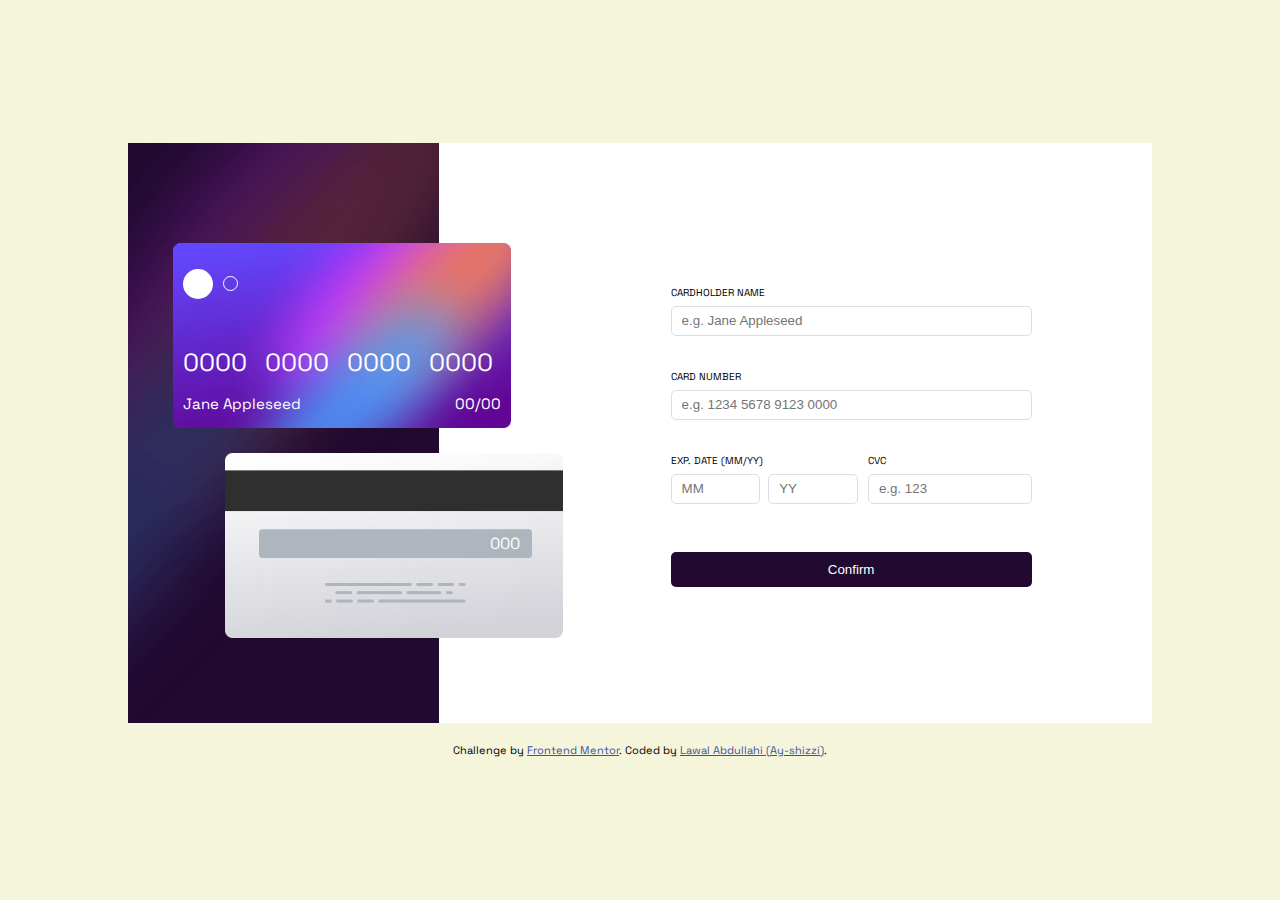
<file: index.html>
<!DOCTYPE html>
<html lang="en">
<head>
  <meta charset="UTF-8">
  <meta name="viewport" content="width=device-width, initial-scale=1.0"> <!-- displays site properly based on user's device -->

  <link rel="icon" type="image/png" sizes="32x32" href="./images/favicon-32x32.png">
  
  <title>Frontend Mentor | Interactive card details form</title>

  <!-- Feel free to remove these styles or customise in your own stylesheet 👍 -->
  <style>

@import url('https://fonts.googleapis.com/css2?family=Space+Grotesk:wght@500&display=swap');
:root{
    ---Linear-gradient: hsl(249, 99%, 64%) to hsl(278, 94%, 30%);
    ---Red: hsl(0, 100%, 66%);
    ---White: hsl(0, 0%, 100%);
    ---Light-grayish-violet: hsl(270, 3%, 87%);
    ---Dark-grayish-violet: hsl(279, 6%, 55%);
    ---Very-dark-violet: hsl(278, 68%, 11%);
}
*{
    margin: 0;
    padding: 0;
    box-sizing: border-box;
}
body{
    display: flex;
    flex-direction: column;
    gap: 20px;
    align-items: center;
    justify-content: center;
    min-height: 100vh;
    background-color: beige;
    font-family: 'Space Grotesk', sans-serif;
}
.container{
    display: flex;
    align-items: center;
    justify-content: center;
    width: 80%;
    background: url(./images/bg-main-desktop.png), var(---White);
    background-repeat: no-repeat;
    background-size: contain;
    padding: 100px 0;
}

      /* card section */

img{
    width: 80%;
}
.cards{
    position: relative;
}
.card_front-img{
    position: relative;
    right: -45px;
}
.card_front-text{
    position: absolute;
    top: 0;
    width: 80%;
    height: -webkit-fill-available;
    padding: 10px;
    color: var(---White);
}
.circle{
    display: flex;
    gap: 10px;
    align-items: center;
    margin-top: 5%;
}
.circle1{
    width: 30px;
    height: 30px;
    border-radius: 50px;
    background-color: var(---White);
    border: none;
}
.circle2{
    width: 15px;
    height: 15px;
    border-radius: 50px;
    border: 1px solid var(---White);
}
.number{
    font-size: 25px;
    margin-top: 15%;
    word-spacing: 12px;
}
.name{
    display: flex;
    align-items: center;
    justify-content: space-between;
    font-size: 15px;
    margin-top: 5%;
}
.expiry-date{
    display: flex;
}
.card_back-img{
    position: relative;
    text-align: center;
    left: 55px;
    top: 20px;
}
.card_back-text{
    position: absolute;
    right: 85px;
    top: 80px;
    color: var(---White);
}
.cvc-output{
    font-size: 14px;
}

      /* form section */

label{
    text-transform: uppercase;
    font-size: 10px;
}
form{
    width: 60%;
    margin: auto;
}
.expire{
    display: flex;
    align-items: center;
}
.expire_cvc{
    display: flex;
    justify-content: space-between;
    gap: 20%;
}
.expire_label{
    width: 70%;
    margin-right: 10px;
}
.expire-input{
    display: flex;
    align-items: center;
    gap: 8px;
}
.cvc-label{
    margin-right: auto;
}
.input-field{
    width: 100%;
    height: 30px;
    padding: 10px;
    margin-top: 5px;
    border: 1px solid var(---Light-grayish-violet);
    border-radius: 5px;
    outline: none;
}
#btn{
    width: 100%;
    padding: 10px;
    margin-top: 20px;
    border: none;
    outline: none;
    border-radius: 5px;
    background-color: var(---Very-dark-violet);
    color: var(---White);
    cursor: pointer;
}
.error{
    font-size: 10px;
    color: var(---Red);
    margin: 5px 0 10px;
    visibility: hidden;
}

/* Completed state */

#submission{
    width: 300px;
    margin: 0 100px;
    text-align: center;
    display: none;
}
#submission img{
    width: 80px;
}
.thank-you{
    margin: 15px auto;
    letter-spacing: 2px;
    font-size: 32px;
    font-weight: 500;
}
.details{
    color: var(---Dark-grayish-violet);
}
#continue{
    width: 90%;
    margin-top: 20px;
    padding: 10px;
    background-color: var(---Very-dark-violet);
    color: var(---White);
    border: none;
    outline: none;
    border-radius: 5px;
    cursor: pointer;
}

@media screen and (max-width: 1270px){
    .number{
        font-size: 21px;
    }
    .name{
        font-size: 12px;
    }
}
@media screen and (max-width: 1105px){
    .number{
        font-size: 17px;
    }
    .name{
        margin-top: 3%;
    }
    .card_back-text{
        top: 66px;
    }
}

/* mobile viewport */

@media screen and (max-width: 940px){
    .container{
        flex-direction: column;
        background: url(./images/bg-main-mobile.png), var(---White);
        background-repeat: no-repeat;
        background-size: contain;
        max-width: 300px;
        padding: 100px 0 30px;
        gap: 30px;
    }
    img{
        width: 70%;
    }
    .cards{
        text-align: center;
    }
    .card_front{
        position: absolute;
        z-index: 1;
    }
    .card_front-img{
        left: -20px;
    }
    .card_front-text{
        left: 45px;
        width: 70%;
    }
    .circle1{
        width: 20px;
        height: 20px;
    }
    .circle2{
        width: 10px;
        height: 10px;
    }
    .number{
        font-size: 13px;
        margin-top: 15%;
        text-align: start;
    }
    .name{
        font-size: 10px;
    }
    .card_back-img{
        left: 20px;
        top: -70px;
    }

    .card_back-text{
        right: 70px;
        top: 52px;
    }
    .cvc-output{
        font-size: 10px;
    }

    form{
        width: 90%;
    }
    .submission{
        width: auto;
        margin: 0;
    }
}


    .attribution { font-size: 11px; text-align: center; }
    .attribution a { color: hsl(228, 45%, 44%); }
  </style>
</head>
<body>

  <main class="container">
    <section class="cards">
            <div class="card_front">
                <div class="card_front-img">
                    <img src="./images/bg-card-front.png" alt="">
                    <div class="card_front-text">
                        <div class="circle">
                            <div class="circle1"></div>
                            <div class="circle2"></div>
                        </div>
                        <div class="number">
                            <p id="card-number">0000 0000 0000 0000</p>
                        </div>
                        <div class="name">
                            <p class="cardholder-name" id="card-name">Jane Appleseed</p>
                            <div class="expiry-date">
                                <p id="mm-output">00</p>
                                <p>/</p>
                                <p id="yy-output">00</p>
                            </div>
                        </div>
                    </div>
                </div>
                
            </div>
                <div class="card_back-img">
                    <img src="./images/bg-card-back.png" alt="">
                    <div class="card_back-text">
                        <p id="cvc-output">000</p>
                    </div>
                </div>
    </section>
    <section class="form">
        <form id="form" action="#">
            <label for="card-name">Cardholder Name</label>
            <input type="text" placeholder="e.g. Jane Appleseed" id="cardholder" class="input-field">
            <p class="error" id="name-error">can't be blank</p>
            <label for="card-number">Card Number</label>
            <input type="text" placeholder="e.g. 1234 5678 9123 0000" id="cardnumber" class="input-field">
            <p class="error" id="number-error">wrong format, numbers only</p>
            <div class="expire">
                <div class="expire_label">
                    <label for="expiration">Exp. Date (MM/YY)</label>
                    <div class="expire-input">
                        <input type="number" placeholder="MM" id="mm-input" class="input-field date-expire">
                        <input type="number" placeholder="YY" id="yy-input" class="input-field date-expire">
                    </div>
                    <p class="error" id="date-error">can't be blank</p>
                </div>
                <div class="cvc-number">
                    <label class="cvc-label" for="cvc">CVC</label>
                    <input type="number" placeholder="e.g. 123" id="cvc-input" class="input-field">
                    <p class="error" id="cvc-error">can't be blank</p>
                </div>
            </div>
            <button id="btn" type="submit">Confirm</button>
        </form>
        <div id="submission">
            <img src="./images/icon-complete.svg" alt="">
            <h1 class="thank-you">Thank you!</h1>
            <p class="details">We've added your card details</p>
            <button id="continue">Continue</button>
        </div>
    </section>
</main>

<footer class="attribution">
  Challenge by <a href="https://www.frontendmentor.io?ref=challenge" target="_blank">Frontend Mentor</a>. 
  Coded by <a href="#">Lawal Abdullahi (Ay-shizzi)</a>.
</footer>

  <script src="mysolution.js"></script>
</body>
</html>
</file>
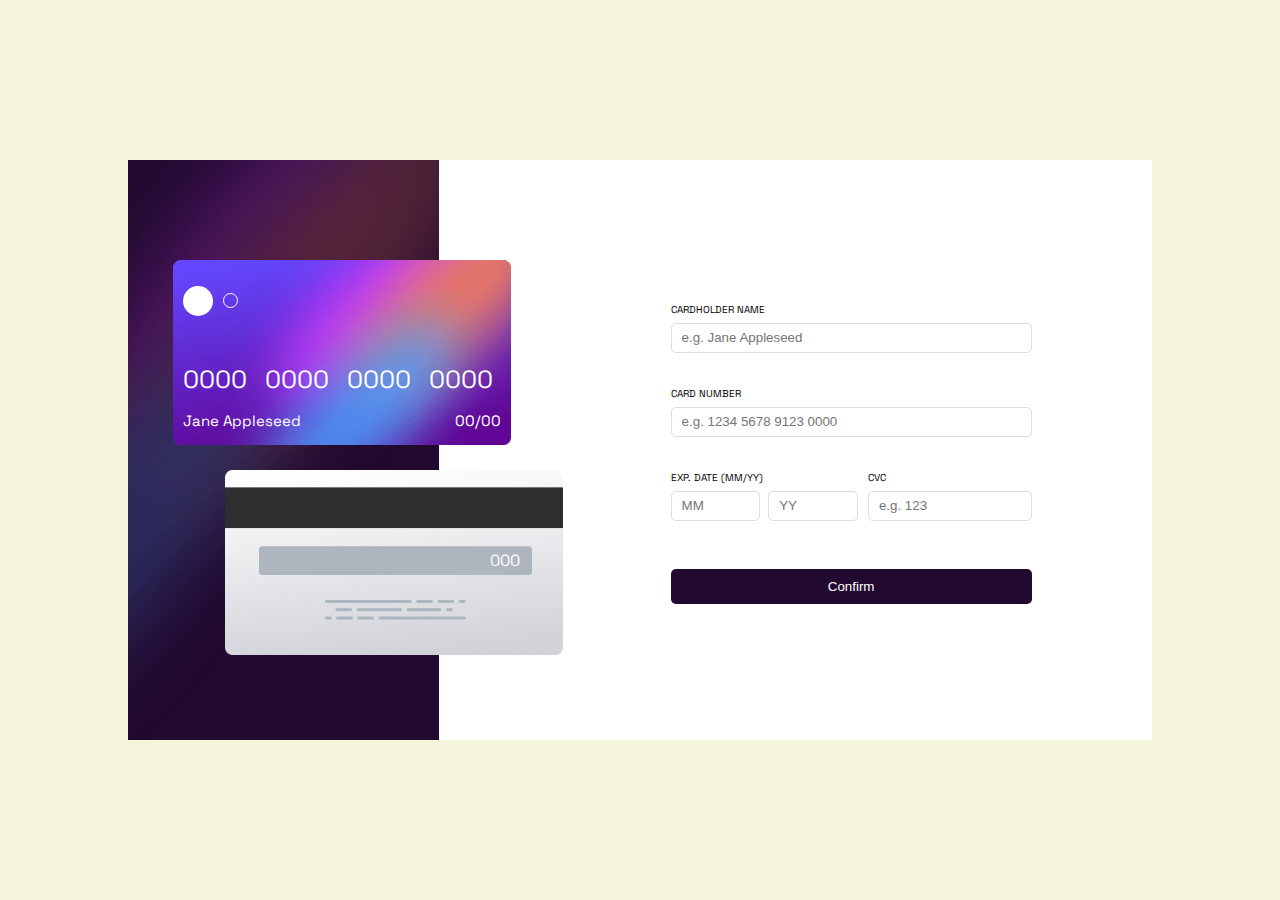
<file: mysolution.html>
<!DOCTYPE html>
<html lang="en">
<head>
    <meta charset="UTF-8">
    <meta name="viewport" content="width=device-width, initial-scale=1.0">
    <link rel="stylesheet" href="mysolution.css">
    <title>Document</title>
</head>
<body>
    <main class="container">
        <section class="cards">
                <div class="card_front">
                    <div class="card_front-img">
                        <img src="./images/bg-card-front.png" alt="">
                        <div class="card_front-text">
                            <div class="circle">
                                <div class="circle1"></div>
                                <div class="circle2"></div>
                            </div>
                            <div class="number">
                                <p id="card-number">0000 0000 0000 0000</p>
                            </div>
                            <div class="name">
                                <p class="cardholder-name" id="card-name">Jane Appleseed</p>
                                <div class="expiry-date">
                                    <p id="mm-output">00</p>
                                    <p>/</p>
                                    <p id="yy-output">00</p>
                                </div>
                            </div>
                        </div>
                    </div>
                    
                </div>
                    <div class="card_back-img">
                        <img src="./images/bg-card-back.png" alt="">
                        <div class="card_back-text">
                            <p id="cvc-output">000</p>
                        </div>
                    </div>
        </section>
        <section class="form">
            <form id="form" action="#">
                <label for="card-name">Cardholder Name</label>
                <input type="text" placeholder="e.g. Jane Appleseed" id="cardholder" class="input-field">
                <p class="error" id="name-error">can't be blank</p>
                <label for="card-number">Card Number</label>
                <input type="text" placeholder="e.g. 1234 5678 9123 0000" id="cardnumber" class="input-field">
                <p class="error" id="number-error">wrong format, numbers only</p>
                <div class="expire">
                    <div class="expire_label">
                        <label for="expiration">Exp. Date (MM/YY)</label>
                        <div class="expire-input">
                            <input type="number" placeholder="MM" id="mm-input" class="input-field date-expire">
                            <input type="number" placeholder="YY" id="yy-input" class="input-field date-expire">
                        </div>
                        <p class="error" id="date-error">can't be blank</p>
                    </div>
                    <div class="cvc-number">
                        <label class="cvc-label" for="cvc">CVC</label>
                        <input type="number" placeholder="e.g. 123" id="cvc-input" class="input-field">
                        <p class="error" id="cvc-error">can't be blank</p>
                    </div>
                </div>
                <button id="btn" type="submit">Confirm</button>
            </form>
            <div id="submission">
                <img src="./images/icon-complete.svg" alt="">
                <h1 class="thank-you">Thank you!</h1>
                <p class="details">We've added your card details</p>
                <button id="continue">Continue</button>
            </div>
        </section>
    </main>

    <script src="mysolution.js"></script>
</body>
</html>
</file>
<file: mysolution.css>
@import url('https://fonts.googleapis.com/css2?family=Space+Grotesk:wght@500&display=swap');
:root{
    ---Linear-gradient: hsl(249, 99%, 64%) to hsl(278, 94%, 30%);
    ---Red: hsl(0, 100%, 66%);
    ---White: hsl(0, 0%, 100%);
    ---Light-grayish-violet: hsl(270, 3%, 87%);
    ---Dark-grayish-violet: hsl(279, 6%, 55%);
    ---Very-dark-violet: hsl(278, 68%, 11%);
}
*{
    margin: 0;
    padding: 0;
    box-sizing: border-box;
}
body{
    display: flex;
    align-items: center;
    justify-content: center;
    min-height: 100vh;
    background-color: beige;
    font-family: 'Space Grotesk', sans-serif;
}
.container{
    display: flex;
    align-items: center;
    justify-content: center;
    width: 80%;
    background: url(./images/bg-main-desktop.png), var(---White);
    background-repeat: no-repeat;
    background-size: contain;
    padding: 100px 0;
}

      /* card section */

img{
    width: 80%;
}
.cards{
    position: relative;
}
.card_front-img{
    position: relative;
    right: -45px;
}
.card_front-text{
    position: absolute;
    top: 0;
    width: 80%;
    height: -webkit-fill-available;
    padding: 10px;
    color: var(---White);
}
.circle{
    display: flex;
    gap: 10px;
    align-items: center;
    margin-top: 5%;
}
.circle1{
    width: 30px;
    height: 30px;
    border-radius: 50px;
    background-color: var(---White);
    border: none;
}
.circle2{
    width: 15px;
    height: 15px;
    border-radius: 50px;
    border: 1px solid var(---White);
}
.number{
    font-size: 25px;
    margin-top: 15%;
    word-spacing: 12px;
}
.name{
    display: flex;
    align-items: center;
    justify-content: space-between;
    font-size: 15px;
    margin-top: 5%;
}
.expiry-date{
    display: flex;
}
.card_back-img{
    position: relative;
    text-align: center;
    left: 55px;
    top: 20px;
}
.card_back-text{
    position: absolute;
    right: 85px;
    top: 80px;
    color: var(---White);
}
.cvc-output{
    font-size: 14px;
}

      /* form section */

label{
    text-transform: uppercase;
    font-size: 10px;
}
form{
    width: 60%;
    margin: auto;
}
.expire{
    display: flex;
    align-items: center;
}
.expire_cvc{
    display: flex;
    justify-content: space-between;
    gap: 20%;
}
.expire_label{
    width: 70%;
    margin-right: 10px;
}
.expire-input{
    display: flex;
    align-items: center;
    gap: 8px;
}
.cvc-label{
    margin-right: auto;
}
.input-field{
    width: 100%;
    height: 30px;
    padding: 10px;
    margin-top: 5px;
    border: 1px solid var(---Light-grayish-violet);
    border-radius: 5px;
    outline: none;
}
#btn{
    width: 100%;
    padding: 10px;
    margin-top: 20px;
    border: none;
    outline: none;
    border-radius: 5px;
    background-color: var(---Very-dark-violet);
    color: var(---White);
    cursor: pointer;
}
.error{
    font-size: 10px;
    color: var(---Red);
    margin: 5px 0 10px;
    visibility: hidden;
}

/* Completed state */

#submission{
    width: 300px;
    margin: 0 100px;
    text-align: center;
    display: none;
}
#submission img{
    width: 80px;
}
.thank-you{
    margin: 15px auto;
    letter-spacing: 2px;
    font-size: 32px;
    font-weight: 500;
}
.details{
    color: var(---Dark-grayish-violet);
}
#continue{
    width: 90%;
    margin-top: 20px;
    padding: 10px;
    background-color: var(---Very-dark-violet);
    color: var(---White);
    border: none;
    outline: none;
    border-radius: 5px;
    cursor: pointer;
}

@media screen and (max-width: 1270px){
    .number{
        font-size: 21px;
    }
    .name{
        font-size: 12px;
    }
}
@media screen and (max-width: 1105px){
    .number{
        font-size: 17px;
    }
    .name{
        margin-top: 3%;
    }
    .card_back-text{
        top: 66px;
    }
}

/* mobile viewport */

@media screen and (max-width: 940px){
    .container{
        flex-direction: column;
        background: url(./images/bg-main-mobile.png), var(---White);
        background-repeat: no-repeat;
        background-size: contain;
        max-width: 300px;
        padding: 100px 0 30px;
        gap: 30px;
    }
    img{
        width: 70%;
    }
    .cards{
        text-align: center;
    }
    .card_front{
        position: absolute;
        z-index: 1;
    }
    .card_front-img{
        left: -20px;
    }
    .card_front-text{
        left: 45px;
        width: 70%;
    }
    .circle1{
        width: 20px;
        height: 20px;
    }
    .circle2{
        width: 10px;
        height: 10px;
    }
    .number{
        font-size: 13px;
        margin-top: 15%;
        text-align: start;
    }
    .name{
        font-size: 10px;
    }
    .card_back-img{
        left: 20px;
        top: -70px;
    }

    .card_back-text{
        right: 70px;
        top: 52px;
    }
    .cvc-output{
        font-size: 10px;
    }

    form{
        width: 90%;
    }
    .submission{
        width: auto;
        margin: 0;
    }
}
</file>
